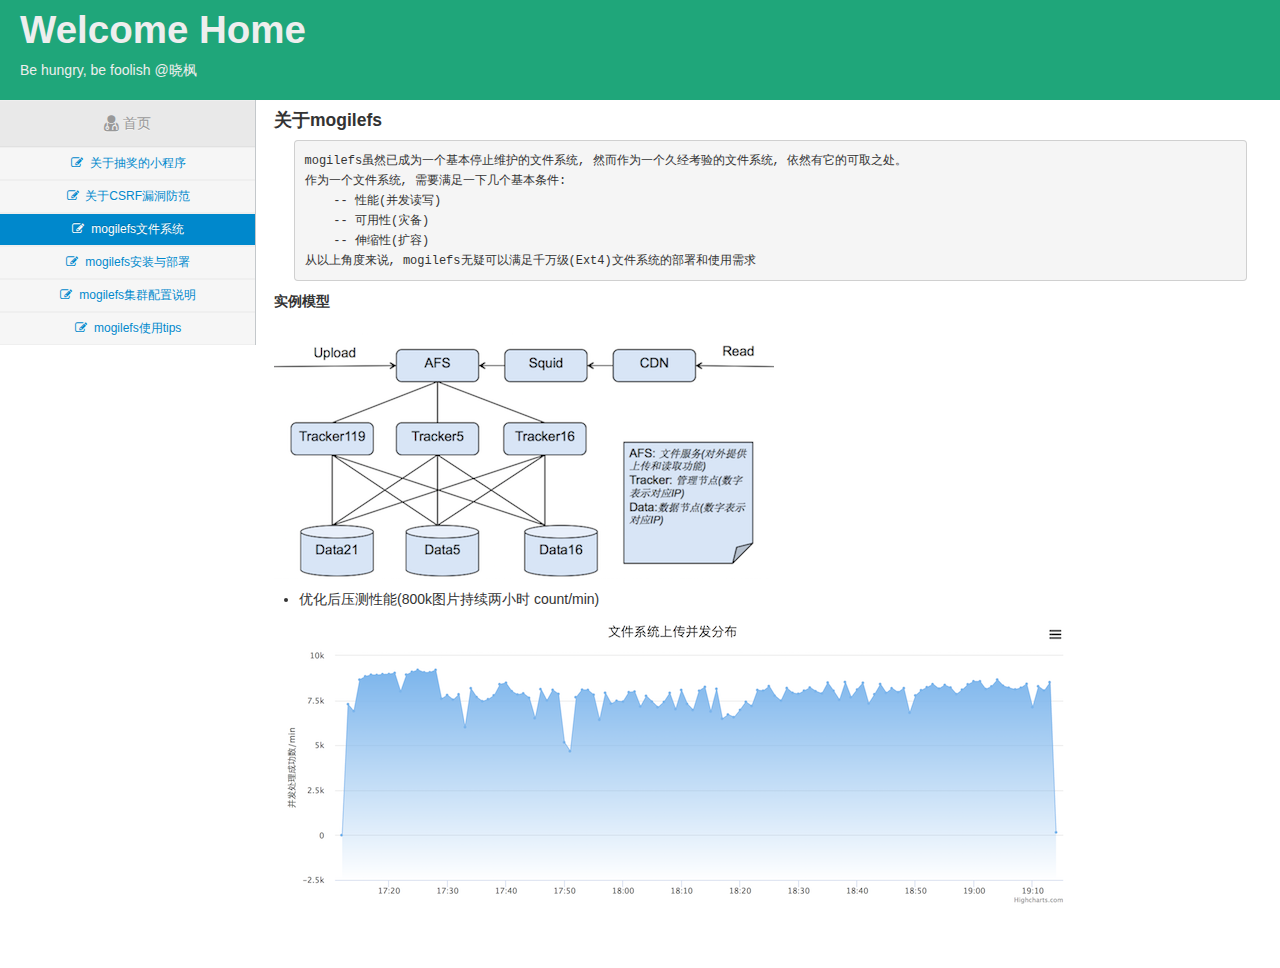
<file: skill/mogilefs_1.html>
<!DOCTYPE html>
<html lang="en">
<head>
    <meta charset="UTF-8">
    <title>Title</title>
    <link href="/bootstrap/bootstrap.css" rel="stylesheet">
    <link rel="stylesheet" href="/bootstrap/font-awesome.css">
    <script src="/bootstrap/jquery-1.js"></script>
    <script src="/bootstrap/bootstrap.js"></script>
    <link rel="stylesheet" type="text/css" href="/template/default.css" />
</head>
<body>
<div class="head">
    <h1>Welcome Home</h1>
    <div>Be hungry, be foolish @晓枫</div>
</div>
<div class="sidebar-menu">
    <a href="/" class="nav-header menu-first collapsed"><i class="icon-user-md icon-large"></i> 首页</a>
    <ul class="nav nav-list collapse menu-second"></ul>
        <ul class="nav nav-list collapse menu-second in">
                <li class=""><a href="/skill/lottery.html"><i class="icon-edit"></i> 关于抽奖的小程序</a></li>
                <li class=""><a href="/skill/csrf.html"><i class="icon-edit"></i> 关于CSRF漏洞防范</a></li>
                <li class="active"><a href="/skill/mogilefs_1.html"><i class="icon-edit"></i> mogilefs文件系统</a></li>
                <li class=""><a href="/skill/mogilefs_2.html"><i class="icon-edit"></i> mogilefs安装与部署</a></li>
                <li class=""><a href="/skill/mogilefs_3.html"><i class="icon-edit"></i> mogilefs集群配置说明</a></li>
                <li class=""><a href="/skill/mogilefs_4.html"><i class="icon-edit"></i> mogilefs使用tips</a></li>
            </ul>
    </div>
<div class="content"><h4>关于mogilefs</h4><pre><code>mogilefs虽然已成为一个基本停止维护的文件系统, 然而作为一个久经考验的文件系统, 依然有它的可取之处。
作为一个文件系统, 需要满足一下几个基本条件:
    -- 性能(并发读写)
    -- 可用性(灾备)
    -- 伸缩性(扩容)
从以上角度来说, mogilefs无疑可以满足千万级(Ext4)文件系统的部署和使用需求
</code></pre><h5>实例模型</h5><p><img src="/images/skill/opt_mogilefs.png" alt="" title=""></p><ul><li><p>优化后压测性能(800k图片持续两小时 count/min)</p></li></ul><p><img src="/images/skill/mps_mogilefs.png" alt="" title=""></p></div>
</body>
</html>
</file>
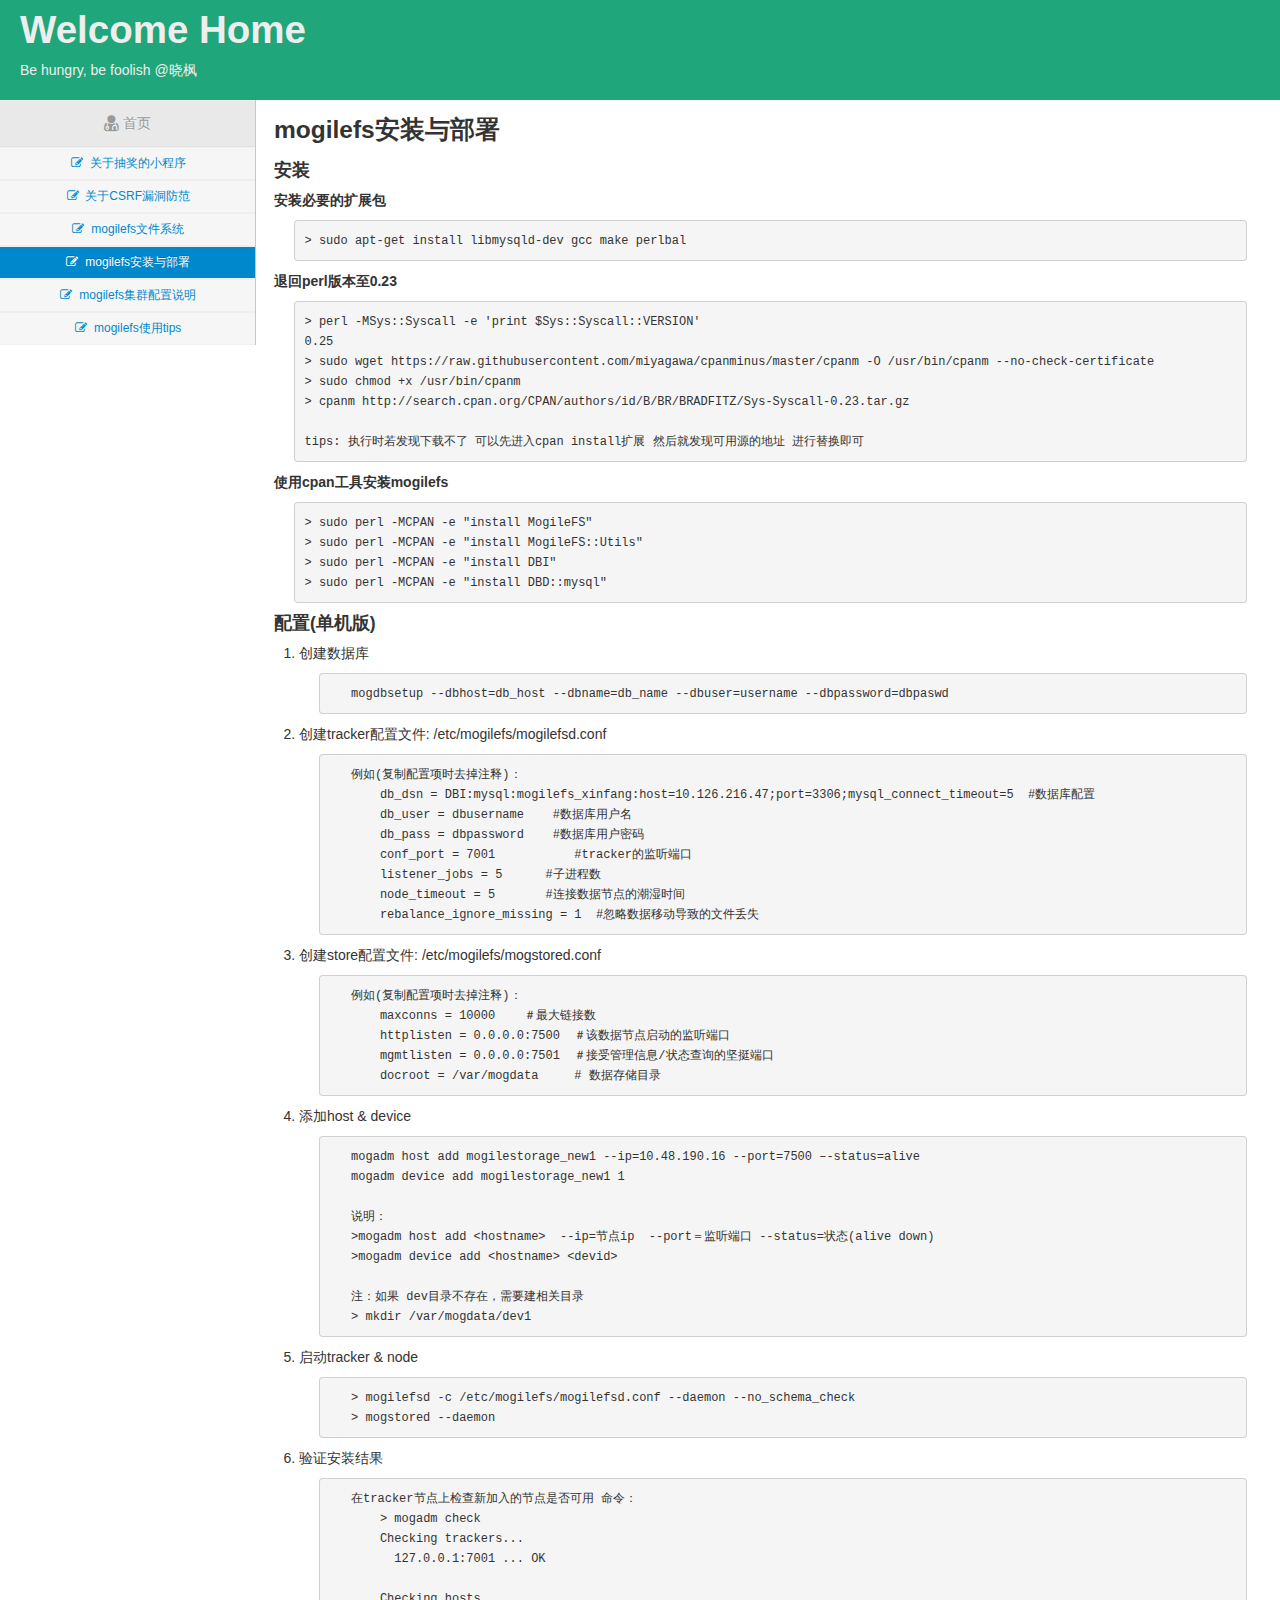
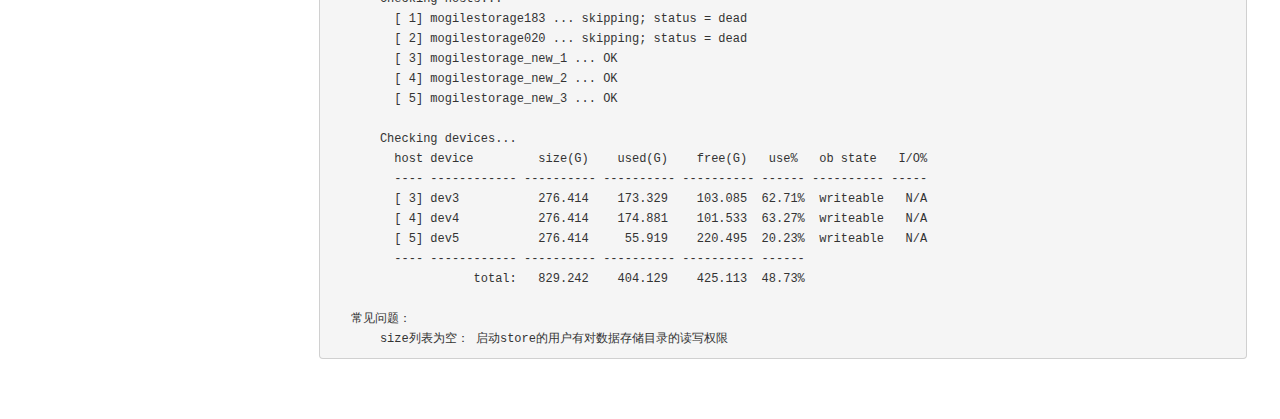
<file: skill/mogilefs_2.html>
<!DOCTYPE html>
<html lang="en">
<head>
    <meta charset="UTF-8">
    <title>Title</title>
    <link href="/bootstrap/bootstrap.css" rel="stylesheet">
    <link rel="stylesheet" href="/bootstrap/font-awesome.css">
    <script src="/bootstrap/jquery-1.js"></script>
    <script src="/bootstrap/bootstrap.js"></script>
    <link rel="stylesheet" type="text/css" href="/template/default.css" />
</head>
<body>
<div class="head">
    <h1>Welcome Home</h1>
    <div>Be hungry, be foolish @晓枫</div>
</div>
<div class="sidebar-menu">
    <a href="/" class="nav-header menu-first collapsed"><i class="icon-user-md icon-large"></i> 首页</a>
    <ul class="nav nav-list collapse menu-second"></ul>
        <ul class="nav nav-list collapse menu-second in">
                <li class=""><a href="/skill/lottery.html"><i class="icon-edit"></i> 关于抽奖的小程序</a></li>
                <li class=""><a href="/skill/csrf.html"><i class="icon-edit"></i> 关于CSRF漏洞防范</a></li>
                <li class=""><a href="/skill/mogilefs_1.html"><i class="icon-edit"></i> mogilefs文件系统</a></li>
                <li class="active"><a href="/skill/mogilefs_2.html"><i class="icon-edit"></i> mogilefs安装与部署</a></li>
                <li class=""><a href="/skill/mogilefs_3.html"><i class="icon-edit"></i> mogilefs集群配置说明</a></li>
                <li class=""><a href="/skill/mogilefs_4.html"><i class="icon-edit"></i> mogilefs使用tips</a></li>
            </ul>
    </div>
<div class="content"><h3>mogilefs安装与部署</h3><h4>安装</h4><h5>安装必要的扩展包</h5><pre><code>&gt; sudo apt-get install libmysqld-dev gcc make perlbal
</code></pre><h5>退回perl版本至0.23</h5><pre><code>&gt; perl -MSys::Syscall -e 'print $Sys::Syscall::VERSION'
0.25
&gt; sudo wget https://raw.githubusercontent.com/miyagawa/cpanminus/master/cpanm -O /usr/bin/cpanm --no-check-certificate
&gt; sudo chmod +x /usr/bin/cpanm
&gt; cpanm http://search.cpan.org/CPAN/authors/id/B/BR/BRADFITZ/Sys-Syscall-0.23.tar.gz

tips: 执行时若发现下载不了 可以先进入cpan install扩展 然后就发现可用源的地址 进行替换即可
</code></pre><h5>使用cpan工具安装mogilefs</h5><pre><code>&gt; sudo perl -MCPAN -e &quot;install MogileFS&quot;
&gt; sudo perl -MCPAN -e &quot;install MogileFS::Utils&quot;
&gt; sudo perl -MCPAN -e &quot;install DBI&quot;
&gt; sudo perl -MCPAN -e &quot;install DBD::mysql&quot;
</code></pre><h4>配置(单机版)</h4><ol><li><p>创建数据库</p><pre><code>   mogdbsetup --dbhost=db_host --dbname=db_name --dbuser=username --dbpassword=dbpaswd
</code></pre></li><li><p>创建tracker配置文件: /etc/mogilefs/mogilefsd.conf</p><pre><code>   例如(复制配置项时去掉注释)：
       db_dsn = DBI:mysql:mogilefs_xinfang:host=10.126.216.47;port=3306;mysql_connect_timeout=5  #数据库配置
       db_user = dbusername    #数据库用户名
       db_pass = dbpassword    #数据库用户密码
       conf_port = 7001           #tracker的监听端口
       listener_jobs = 5      #子进程数
       node_timeout = 5       #连接数据节点的潮湿时间
       rebalance_ignore_missing = 1  #忽略数据移动导致的文件丢失
</code></pre></li><li><p>创建store配置文件: /etc/mogilefs/mogstored.conf</p><pre><code>   例如(复制配置项时去掉注释)：
       maxconns = 10000    ＃最大链接数
       httplisten = 0.0.0.0:7500  ＃该数据节点启动的监听端口
       mgmtlisten = 0.0.0.0:7501  ＃接受管理信息/状态查询的坚挺端口
       docroot = /var/mogdata     # 数据存储目录
</code></pre></li><li><p>添加host & device</p><pre><code>   mogadm host add mogilestorage_new1 --ip=10.48.190.16 --port=7500 –-status=alive
   mogadm device add mogilestorage_new1 1

   说明：
   &gt;mogadm host add &lt;hostname&gt;  --ip=节点ip  --port＝监听端口 --status=状态(alive down)
   &gt;mogadm device add &lt;hostname&gt; &lt;devid&gt;

   注：如果 dev目录不存在，需要建相关目录
   &gt; mkdir /var/mogdata/dev1
</code></pre></li><li><p>启动tracker & node</p><pre><code>   &gt; mogilefsd -c /etc/mogilefs/mogilefsd.conf --daemon --no_schema_check
   &gt; mogstored --daemon
</code></pre></li><li><p>验证安装结果</p><pre><code>   在tracker节点上检查新加入的节点是否可用 命令：
       &gt; mogadm check
       Checking trackers...
         127.0.0.1:7001 ... OK

       Checking hosts...
         [ 1] mogilestorage183 ... skipping; status = dead
         [ 2] mogilestorage020 ... skipping; status = dead
         [ 3] mogilestorage_new_1 ... OK
         [ 4] mogilestorage_new_2 ... OK
         [ 5] mogilestorage_new_3 ... OK

       Checking devices...
         host device         size(G)    used(G)    free(G)   use%   ob state   I/O%
         ---- ------------ ---------- ---------- ---------- ------ ---------- -----
         [ 3] dev3           276.414    173.329    103.085  62.71%  writeable   N/A
         [ 4] dev4           276.414    174.881    101.533  63.27%  writeable   N/A
         [ 5] dev5           276.414     55.919    220.495  20.23%  writeable   N/A
         ---- ------------ ---------- ---------- ---------- ------
                    total:   829.242    404.129    425.113  48.73%

   常见问题：
       size列表为空： 启动store的用户有对数据存储目录的读写权限
</code></pre></li></ol></div>
</body>
</html>
</file>
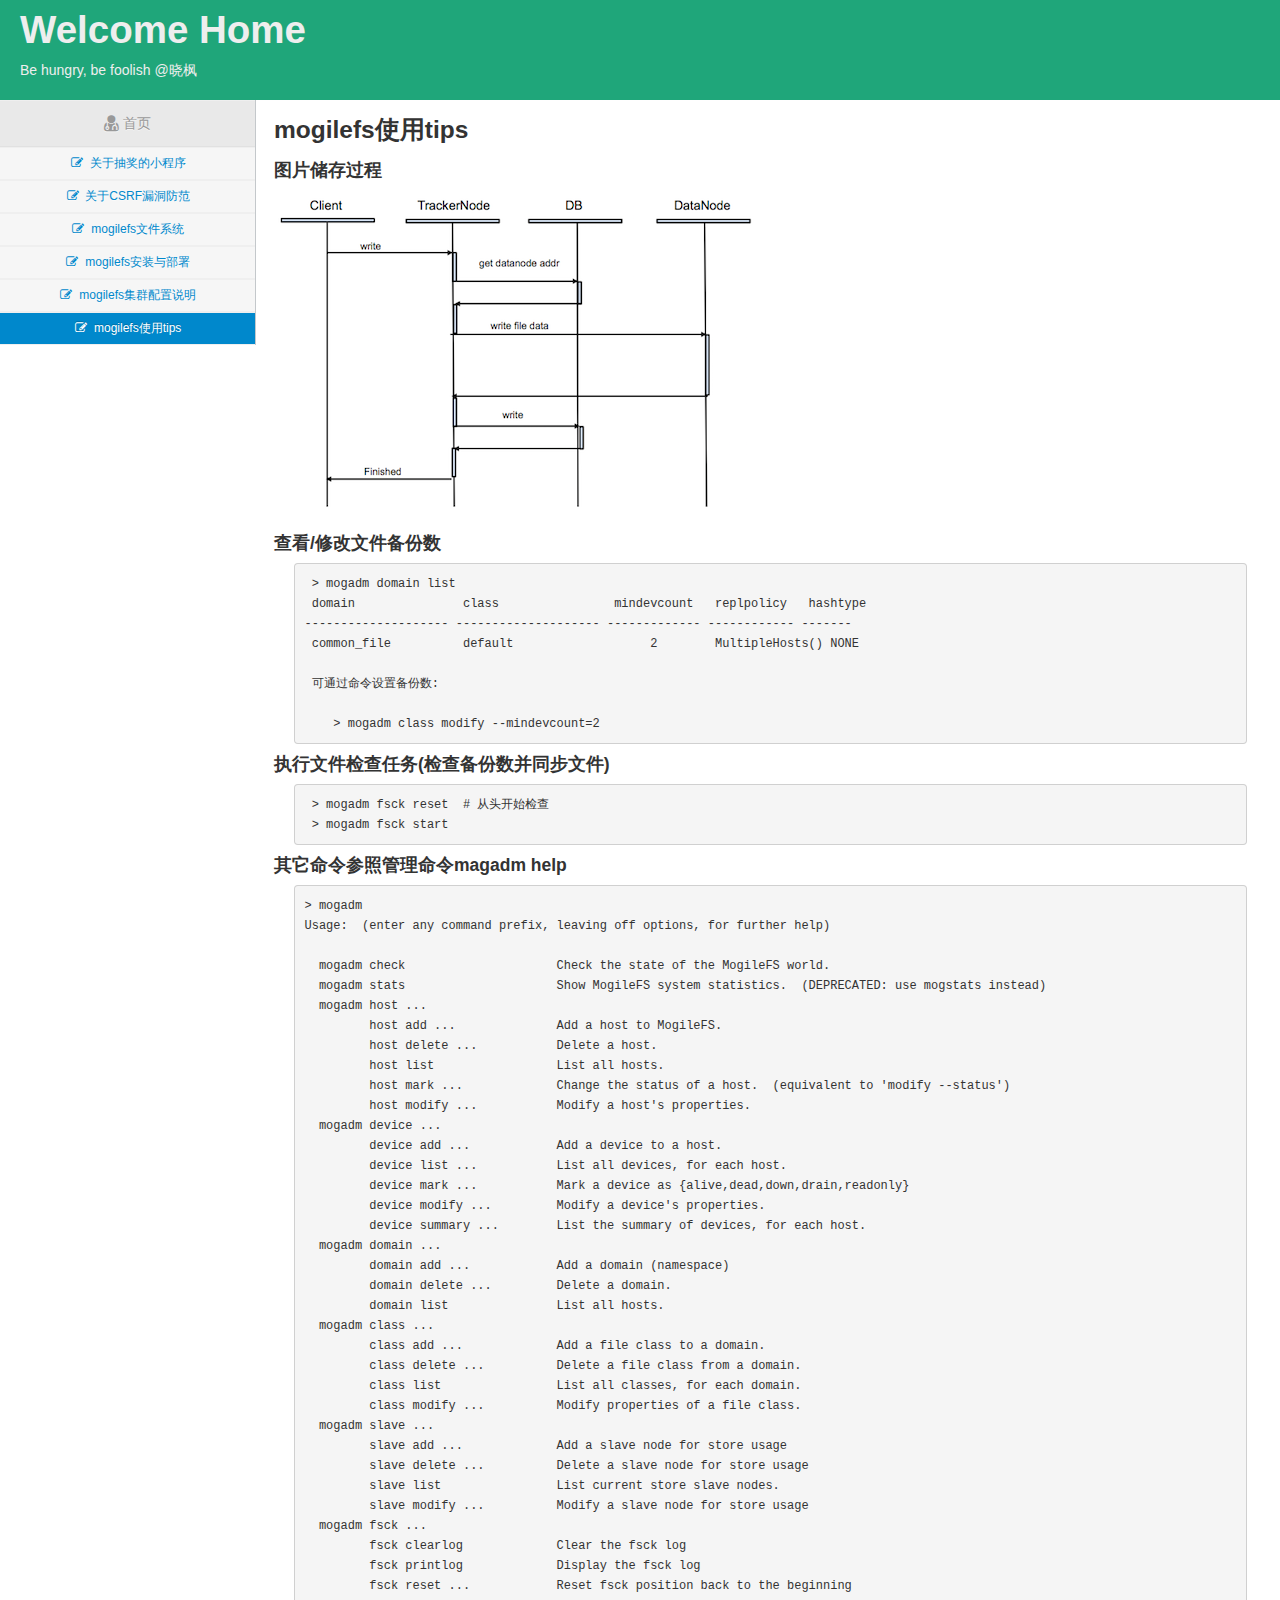
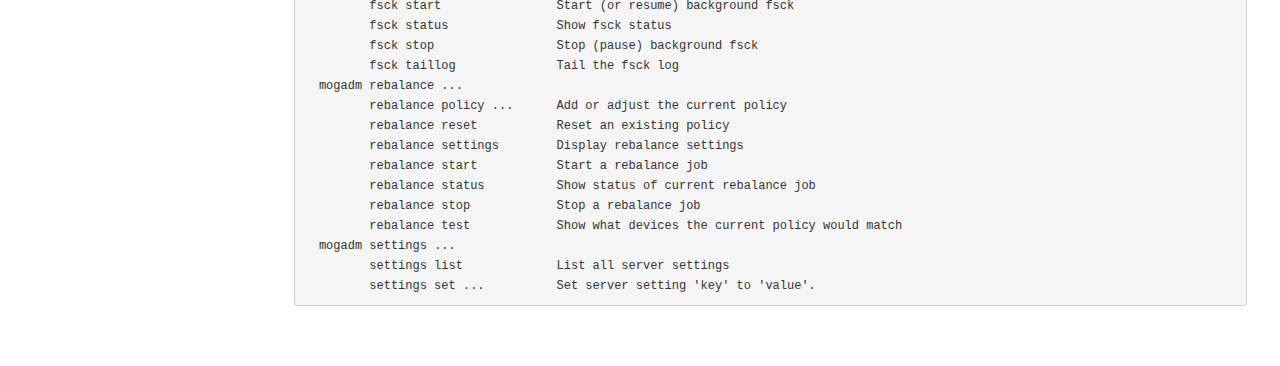
<file: skill/mogilefs_4.html>
<!DOCTYPE html>
<html lang="en">
<head>
    <meta charset="UTF-8">
    <title>Title</title>
    <link href="/bootstrap/bootstrap.css" rel="stylesheet">
    <link rel="stylesheet" href="/bootstrap/font-awesome.css">
    <script src="/bootstrap/jquery-1.js"></script>
    <script src="/bootstrap/bootstrap.js"></script>
    <link rel="stylesheet" type="text/css" href="/template/default.css" />
</head>
<body>
<div class="head">
    <h1>Welcome Home</h1>
    <div>Be hungry, be foolish @晓枫</div>
</div>
<div class="sidebar-menu">
    <a href="/" class="nav-header menu-first collapsed"><i class="icon-user-md icon-large"></i> 首页</a>
    <ul class="nav nav-list collapse menu-second"></ul>
        <ul class="nav nav-list collapse menu-second in">
                <li class=""><a href="/skill/lottery.html"><i class="icon-edit"></i> 关于抽奖的小程序</a></li>
                <li class=""><a href="/skill/csrf.html"><i class="icon-edit"></i> 关于CSRF漏洞防范</a></li>
                <li class=""><a href="/skill/mogilefs_1.html"><i class="icon-edit"></i> mogilefs文件系统</a></li>
                <li class=""><a href="/skill/mogilefs_2.html"><i class="icon-edit"></i> mogilefs安装与部署</a></li>
                <li class=""><a href="/skill/mogilefs_3.html"><i class="icon-edit"></i> mogilefs集群配置说明</a></li>
                <li class="active"><a href="/skill/mogilefs_4.html"><i class="icon-edit"></i> mogilefs使用tips</a></li>
            </ul>
    </div>
<div class="content"><h3>mogilefs使用tips</h3><h4>图片储存过程</h4><p><img src="/images/skill/read_proc.png" alt="" title=""></p><h4>查看/修改文件备份数</h4><pre><code> &gt; mogadm domain list
 domain               class                mindevcount   replpolicy   hashtype
-------------------- -------------------- ------------- ------------ -------
 common_file          default                   2        MultipleHosts() NONE

 可通过命令设置备份数:

    &gt; mogadm class modify --mindevcount=2
</code></pre><h4>执行文件检查任务(检查备份数并同步文件)</h4><pre><code> &gt; mogadm fsck reset  # 从头开始检查
 &gt; mogadm fsck start
</code></pre><h4>其它命令参照管理命令magadm help</h4><pre><code>&gt; mogadm
Usage:  (enter any command prefix, leaving off options, for further help)

  mogadm check                     Check the state of the MogileFS world.
  mogadm stats                     Show MogileFS system statistics.  (DEPRECATED: use mogstats instead)
  mogadm host ...
         host add ...              Add a host to MogileFS.
         host delete ...           Delete a host.
         host list                 List all hosts.
         host mark ...             Change the status of a host.  (equivalent to 'modify --status')
         host modify ...           Modify a host's properties.
  mogadm device ...
         device add ...            Add a device to a host.
         device list ...           List all devices, for each host.
         device mark ...           Mark a device as {alive,dead,down,drain,readonly}
         device modify ...         Modify a device's properties.
         device summary ...        List the summary of devices, for each host.
  mogadm domain ...
         domain add ...            Add a domain (namespace)
         domain delete ...         Delete a domain.
         domain list               List all hosts.
  mogadm class ...
         class add ...             Add a file class to a domain.
         class delete ...          Delete a file class from a domain.
         class list                List all classes, for each domain.
         class modify ...          Modify properties of a file class.
  mogadm slave ...
         slave add ...             Add a slave node for store usage
         slave delete ...          Delete a slave node for store usage
         slave list                List current store slave nodes.
         slave modify ...          Modify a slave node for store usage
  mogadm fsck ...
         fsck clearlog             Clear the fsck log
         fsck printlog             Display the fsck log
         fsck reset ...            Reset fsck position back to the beginning
         fsck start                Start (or resume) background fsck
         fsck status               Show fsck status
         fsck stop                 Stop (pause) background fsck
         fsck taillog              Tail the fsck log
  mogadm rebalance ...
         rebalance policy ...      Add or adjust the current policy
         rebalance reset           Reset an existing policy
         rebalance settings        Display rebalance settings
         rebalance start           Start a rebalance job
         rebalance status          Show status of current rebalance job
         rebalance stop            Stop a rebalance job
         rebalance test            Show what devices the current policy would match
  mogadm settings ...
         settings list             List all server settings
         settings set ...          Set server setting 'key' to 'value'.</code></pre></div>
</body>
</html>
</file>
<file: template/default.css>
/*左侧菜单*/
.sidebar-menu{
    border-right: 1px solid #c4c8cb;
}
/*一级菜单*/
.menu-first{
    height:45px;
    line-height:45px;
    background-color: #e9e9e9;
    border-top: 1px solid #efefef;
    border-bottom: 1px solid #e1e1e1;
    padding: 0;
    font-size: 14px;
    font-weight: normal;
    text-align: center;
}
/*一级菜单鼠标划过状态*/
.menu-first:hover{
    text-decoration: none;
    background-color: #d6d4d5;
    border-top: 1px solid #b7b7b7;
    border-bottom: 1px solid #acacac;
}
/*二级菜单*/
.menu-second li a{
    background-color: #f6f6f6;
    height:31px;
    line-height:31px;
    border-top: 1px solid #efefef;
    border-bottom: 1px solid #efefef;
    font-size: 12px;
    text-align:center;
}
/*二级菜单鼠标划过样式*/
.menu-second li a:hover {
    text-decoration: none;
    background-color: #66c3ec;
    border-top: 1px solid #83ceed;
    border-bottom: 1px solid #83ceed;
    border-right: 3px solid #f8881c;
    border-left: 3px solid #66c3ec;
}
/*二级菜单选中状态*/
.menu-second-selected {
    background-color: #66c3ec;
    height:31px;
    line-height:31px;
    border-top: 1px solid #83ceed;
    border-bottom: 1px solid #83ceed;
    border-right: 3px solid #f8881c;
    border-left: 3px solid #66c3ec;
    text-align:center;
}
/*覆盖bootstrap的样式*/
.nav-list,.nav-list li a{
    padding: 0px;
    margin: 0px;
}
pre {margin-left:20px;margin-right:20px;}
.head {
    width:100%;
    height:100px;
    float:left;
    background-color:#1fa67a;
    opacity:50;
    color:#eee;
    padding-left:20px;
}
.sidebar-menu {
    float:left;
    width:20%;
    margin:0;
    box-sizing:border-box;
    -moz-box-sizing:border-box;
    -webkit-box-sizing:border-box;
}
.content {
    width:79%;
    float:left;
    box-sizing:border-box;
    margin:0;
    -moz-box-sizing:border-box;
    -webkit-box-sizing:border-box;
    padding-left:18px;
    margin-bottom: 50px;
}
</file>
